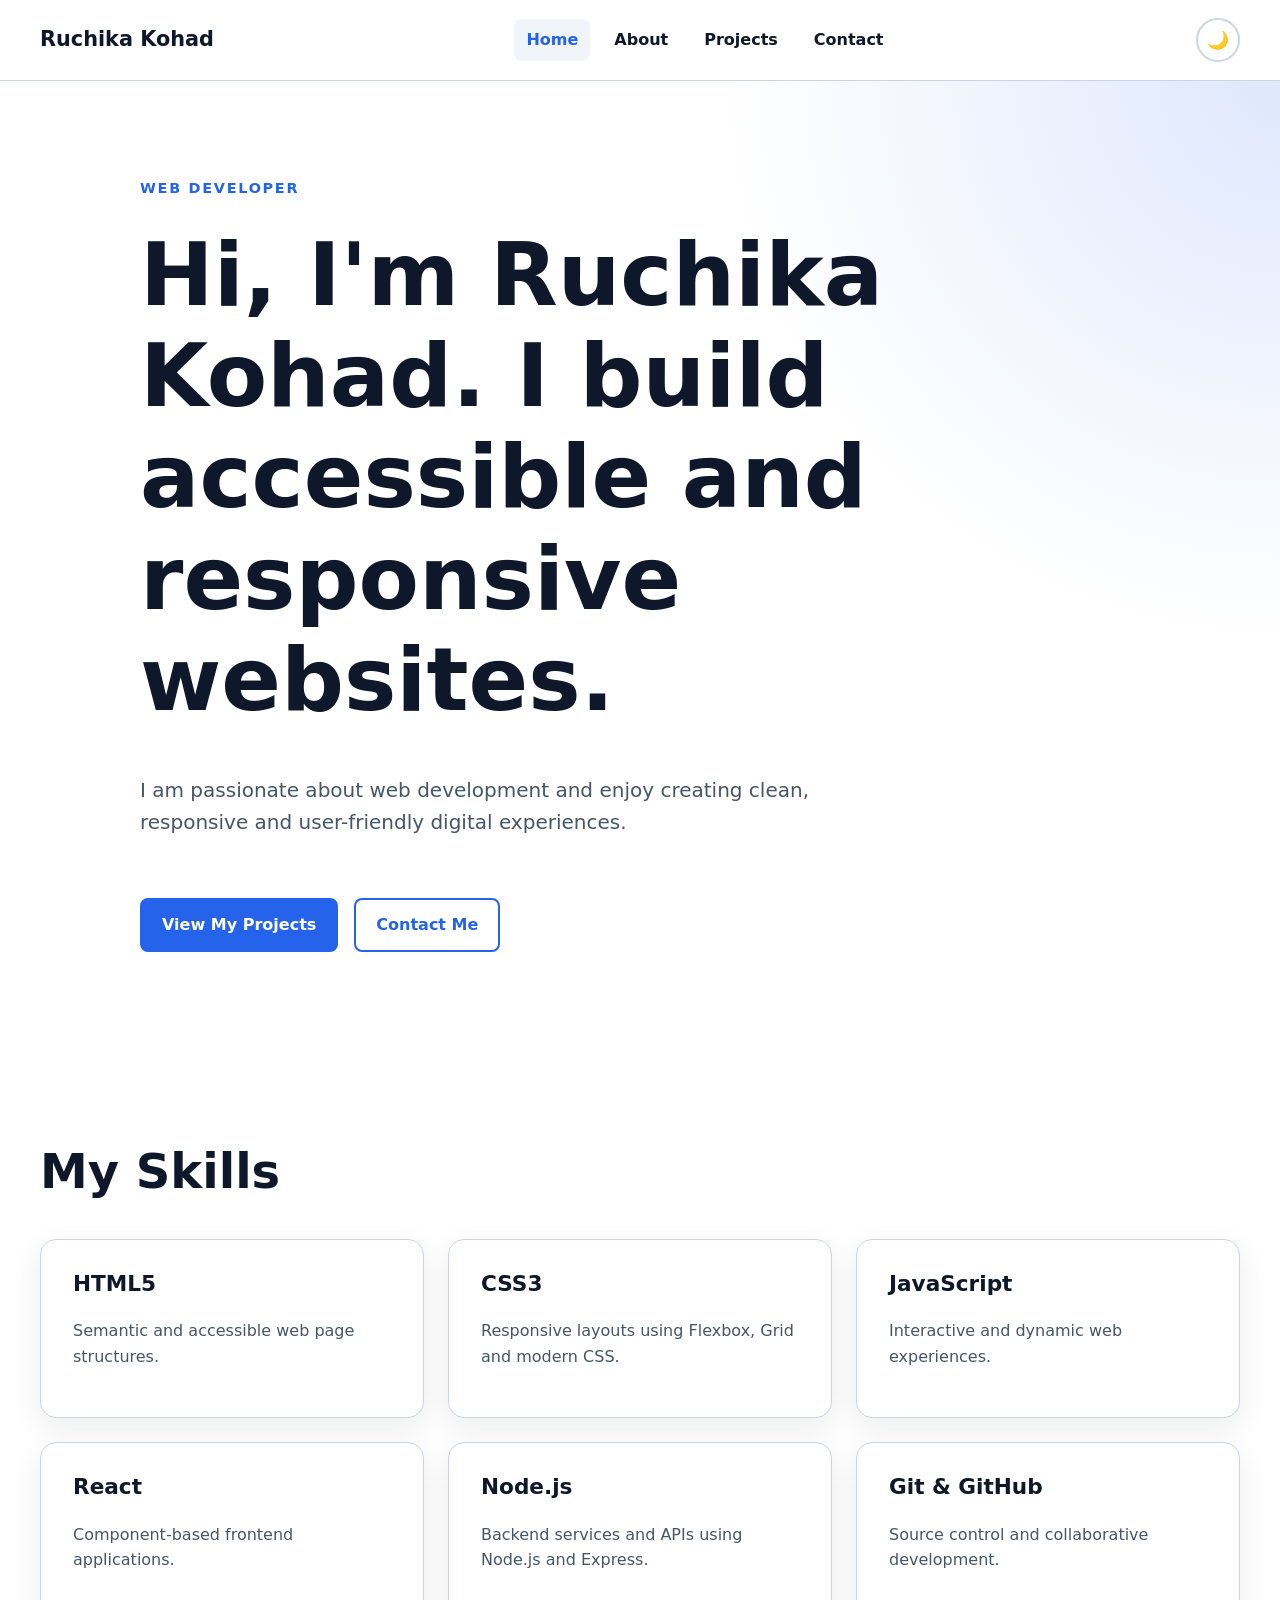
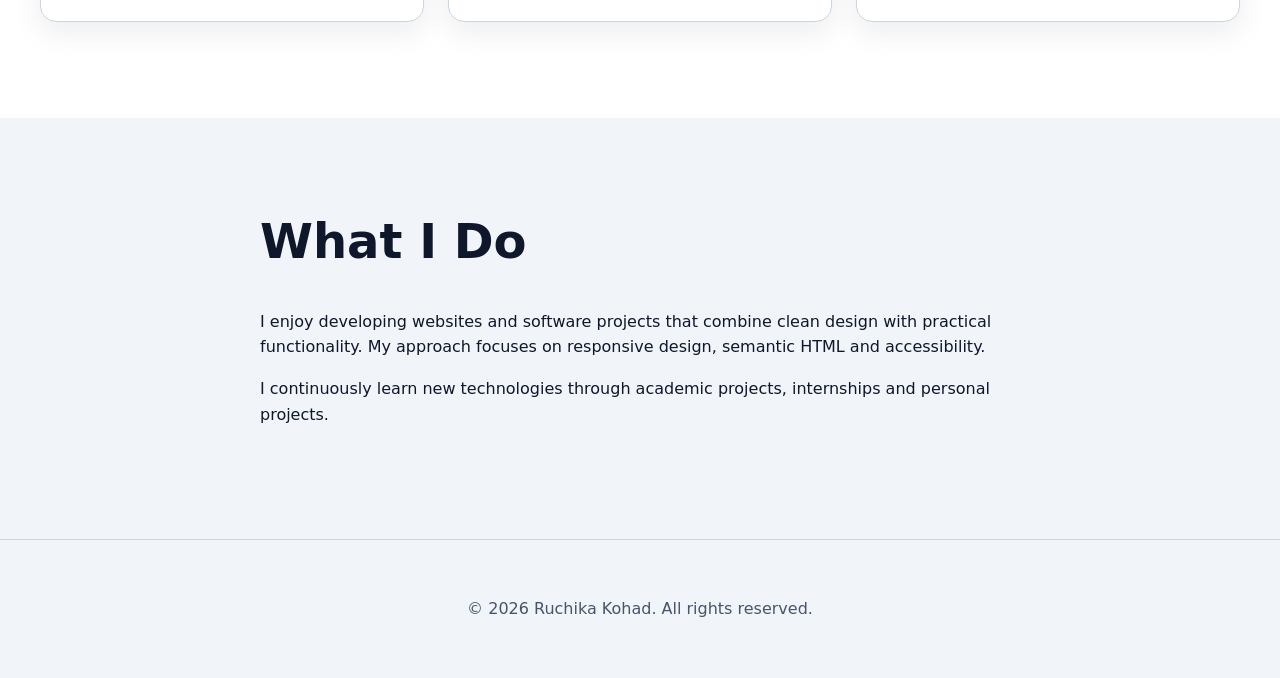
<file: index.html>
<!DOCTYPE html>
<html lang="en">
<head>
<meta charset="UTF-8">
<meta name="viewport" content="width=device-width, initial-scale=1.0">
<meta name="description" content="Ruchika Kohad's personal portfolio showcasing web development projects, technical skills, and accessible responsive websites.">
<meta name="author" content="Ruchika Kohad">
<meta name="robots" content="index, follow">
<link rel="canonical" href="https://RuchikaKohad3.github.io/InternTask2/">
<link rel="stylesheet" href="css/style.css">
<title>Ruchika Kohad | Web Developer Portfolio</title>
</head>
<body>
<a class="skip-link" href="#main-content">Skip to main content</a>
<header class="site-header">
<div class="container header-inner">
<a class="logo" href="index.html" aria-label="Ruchika Kohad Home">Ruchika Kohad</a>
<nav aria-label="Primary navigation"><ul class="nav-list">
<li><a href="index.html" aria-current="page">Home</a></li>
<li><a href="about.html">About</a></li>
<li><a href="projects.html">Projects</a></li>
<li><a href="contact.html">Contact</a></li>
</ul></nav>
<button class="theme-toggle" id="theme-toggle" type="button" aria-label="Switch to dark mode">🌙</button>
</div>
</header>
<main id="main-content">
<section class="hero" aria-labelledby="hero-title"><div class="container">
<p class="eyebrow">Web Developer</p>
<h1 id="hero-title">Hi, I'm Ruchika Kohad. I build accessible and responsive websites.</h1>
<p class="lead">I am passionate about web development and enjoy creating clean, responsive and user-friendly digital experiences.</p>
<div class="button-group"><a class="button" href="projects.html">View My Projects</a><a class="button button-secondary" href="contact.html">Contact Me</a></div>
</div></section>
<section class="section" aria-labelledby="skills-title"><div class="container">
<h2 id="skills-title">My Skills</h2>
<div class="card-grid">
<article class="card"><h3>HTML5</h3><p>Semantic and accessible web page structures.</p></article>
<article class="card"><h3>CSS3</h3><p>Responsive layouts using Flexbox, Grid and modern CSS.</p></article>
<article class="card"><h3>JavaScript</h3><p>Interactive and dynamic web experiences.</p></article>
<article class="card"><h3>React</h3><p>Component-based frontend applications.</p></article>
<article class="card"><h3>Node.js</h3><p>Backend services and APIs using Node.js and Express.</p></article>
<article class="card"><h3>Git &amp; GitHub</h3><p>Source control and collaborative development.</p></article>
</div></div></section>
<section class="section light-section" aria-labelledby="intro-title"><div class="container narrow">
<h2 id="intro-title">What I Do</h2>
<p>I enjoy developing websites and software projects that combine clean design with practical functionality. My approach focuses on responsive design, semantic HTML and accessibility.</p>
<p>I continuously learn new technologies through academic projects, internships and personal projects.</p>
</div></section>
</main>
<footer class="site-footer"><div class="container"><p>&copy; 2026 Ruchika Kohad. All rights reserved.</p></div></footer>
<script src="js/script.js"></script>
</body>
</html>
</file>
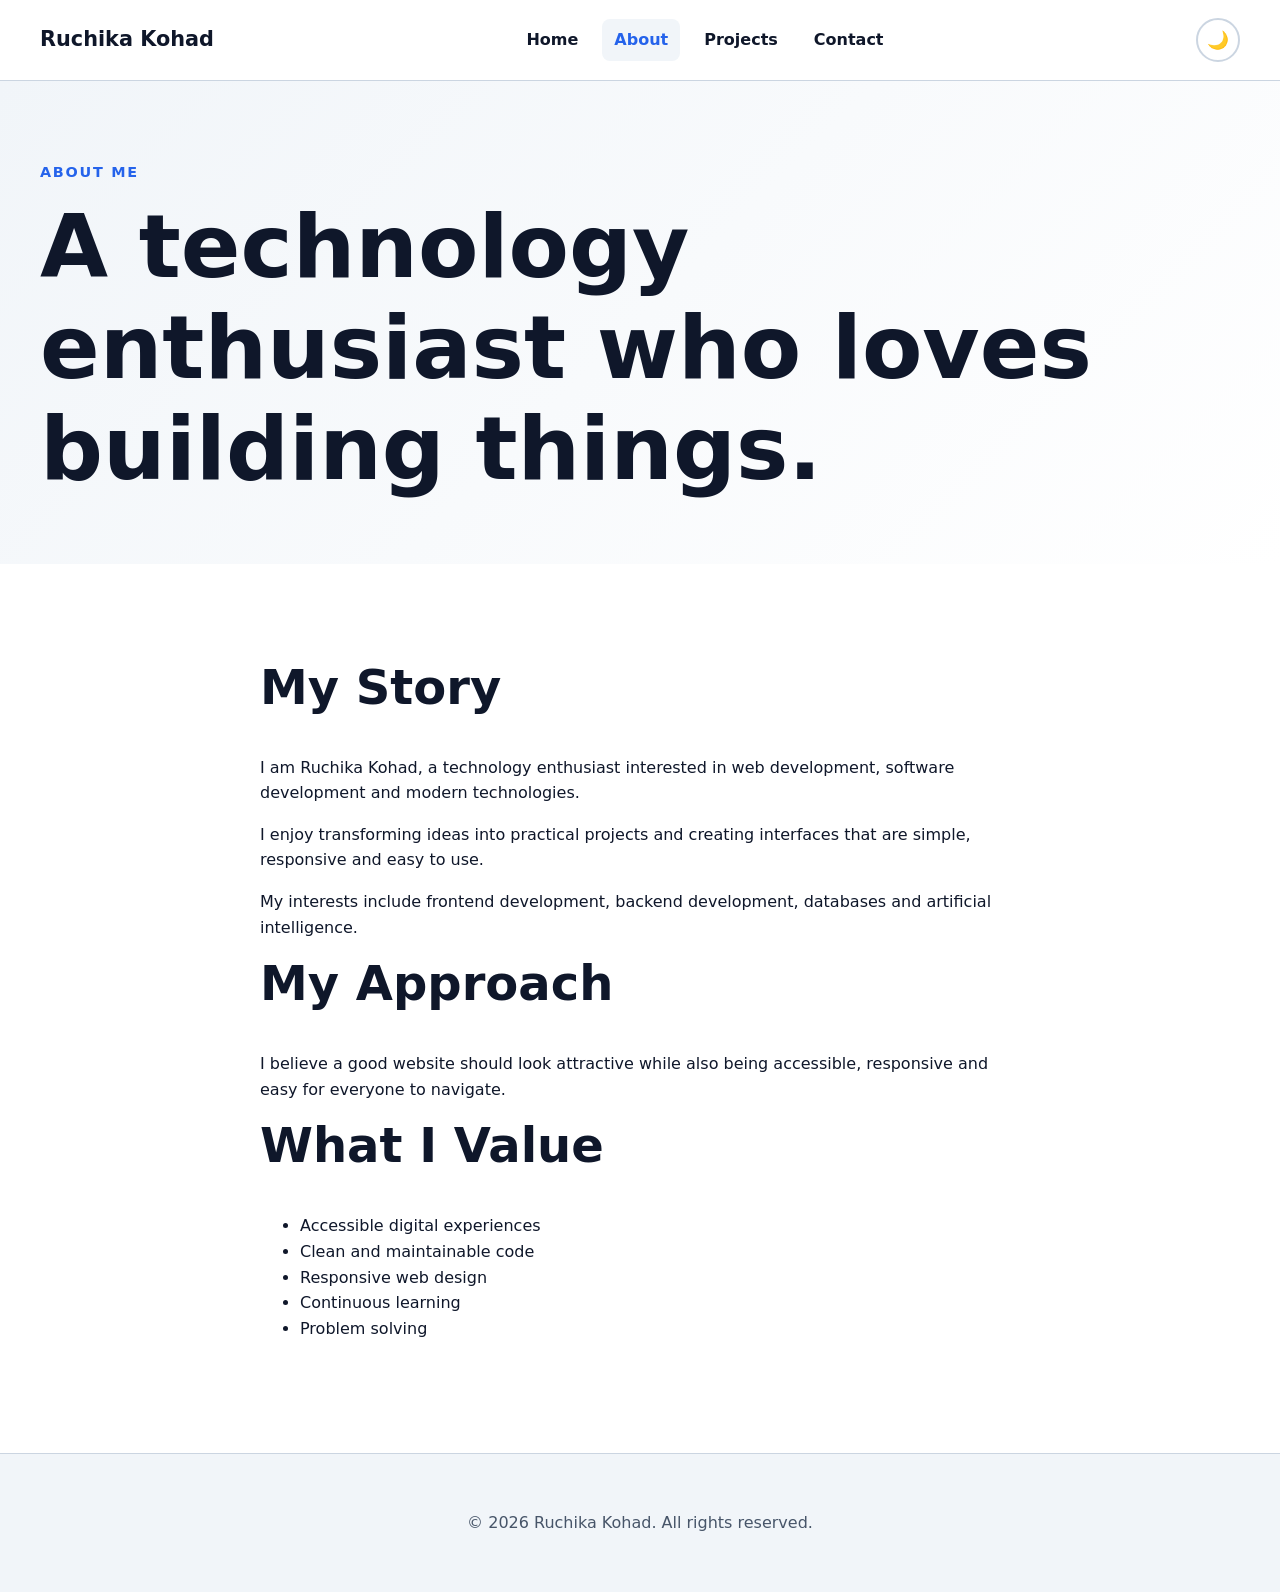
<file: about.html>
<!DOCTYPE html>
<html lang="en">
<head>
<meta charset="UTF-8"><meta name="viewport" content="width=device-width, initial-scale=1.0">
<meta name="description" content="Learn about Ruchika Kohad, her technical interests and approach to web development.">
<meta name="author" content="Ruchika Kohad"><meta name="robots" content="index, follow">
<link rel="canonical" href="https://RuchikaKohad3.github.io/InternTask2/about.html">
<link rel="stylesheet" href="css/style.css"><title>About Ruchika Kohad | Web Developer</title>
</head>
<body>
<a class="skip-link" href="#main-content">Skip to main content</a>
<header class="site-header"><div class="container header-inner">
<a class="logo" href="index.html" aria-label="Ruchika Kohad Home">Ruchika Kohad</a>
<nav aria-label="Primary navigation"><ul class="nav-list">
<li><a href="index.html">Home</a></li><li><a href="about.html" aria-current="page">About</a></li>
<li><a href="projects.html">Projects</a></li><li><a href="contact.html">Contact</a></li>
</ul></nav>
<button class="theme-toggle" id="theme-toggle" type="button" aria-label="Switch to dark mode">🌙</button>
</div></header>
<main id="main-content">
<section class="page-heading" aria-labelledby="page-title"><div class="container"><p class="eyebrow">About Me</p><h1 id="page-title">A technology enthusiast who loves building things.</h1></div></section>
<section class="section" aria-labelledby="story-title"><div class="container narrow">
<h2 id="story-title">My Story</h2>
<p>I am Ruchika Kohad, a technology enthusiast interested in web development, software development and modern technologies.</p>
<p>I enjoy transforming ideas into practical projects and creating interfaces that are simple, responsive and easy to use.</p>
<p>My interests include frontend development, backend development, databases and artificial intelligence.</p>
<h2>My Approach</h2><p>I believe a good website should look attractive while also being accessible, responsive and easy for everyone to navigate.</p>
<h2>What I Value</h2><ul class="value-list"><li>Accessible digital experiences</li><li>Clean and maintainable code</li><li>Responsive web design</li><li>Continuous learning</li><li>Problem solving</li></ul>
</div></section>
</main>
<footer class="site-footer"><div class="container"><p>&copy; 2026 Ruchika Kohad. All rights reserved.</p></div></footer>
<script src="js/script.js"></script>
</body></html>
</file>
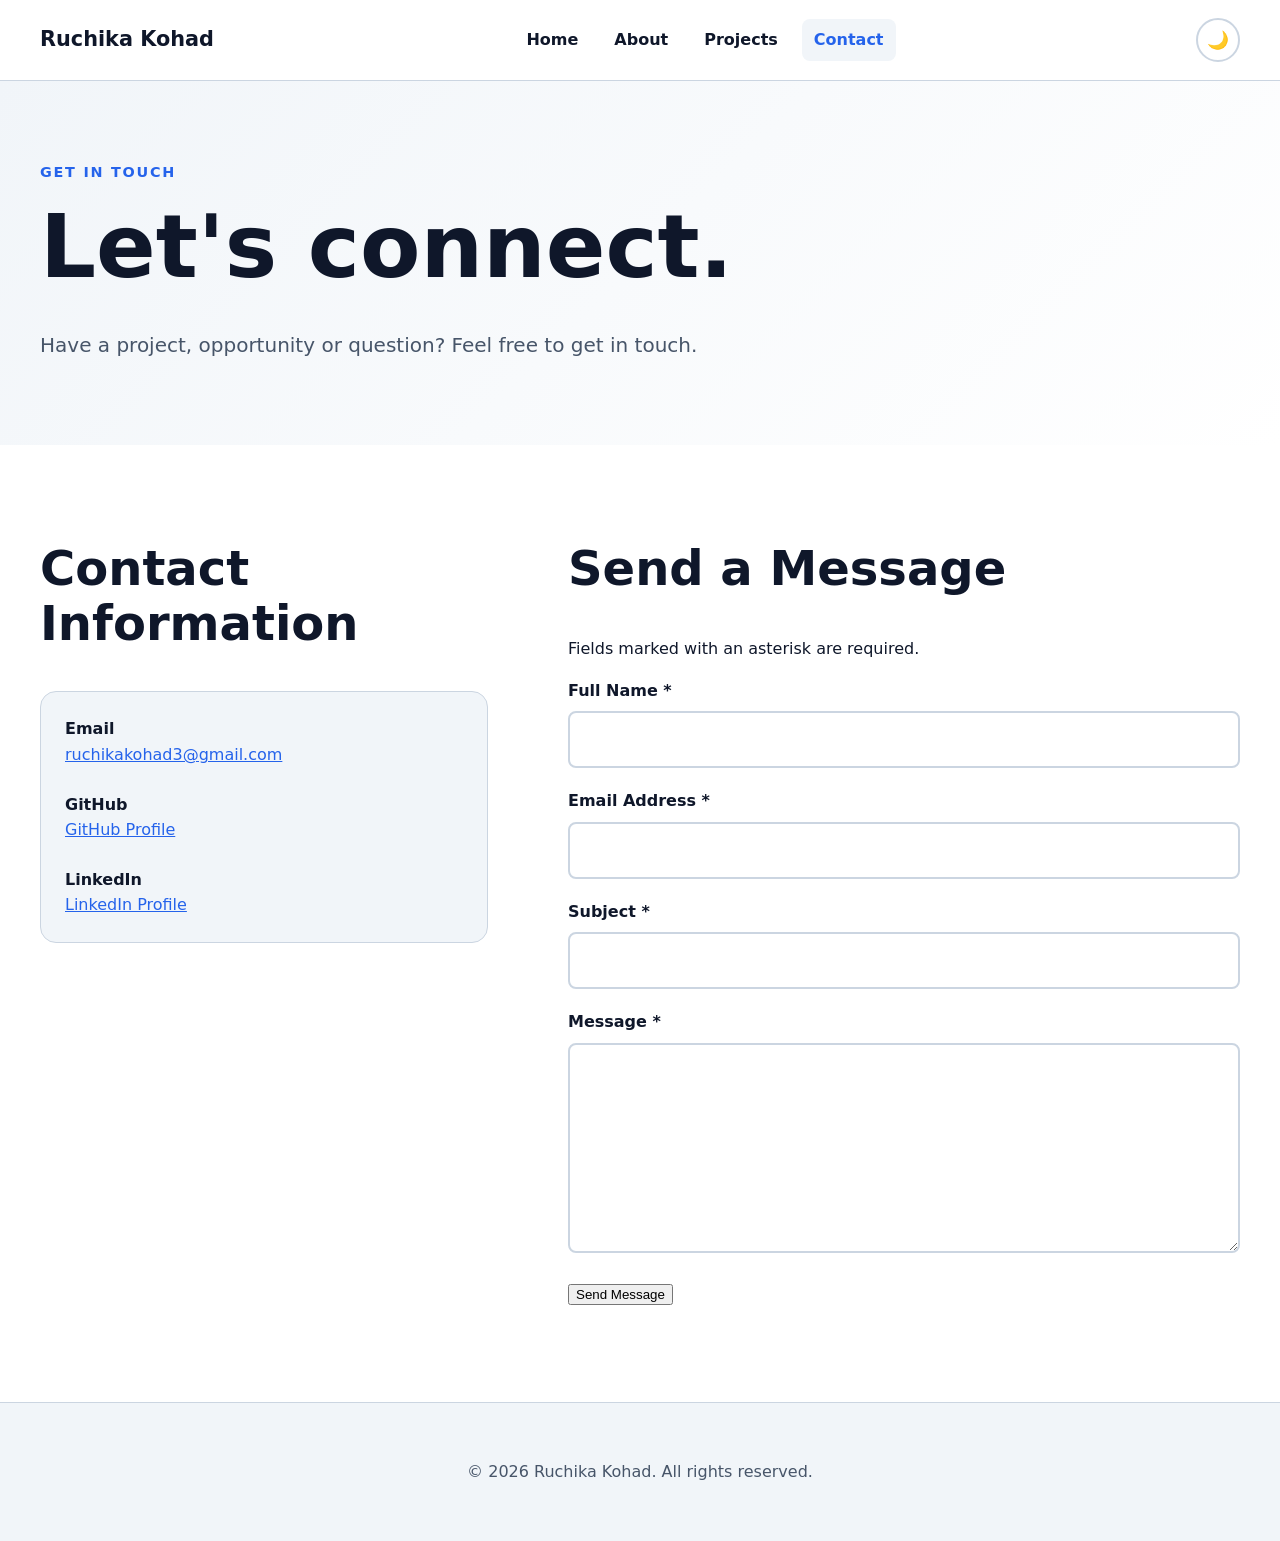
<file: contact.html>
<!DOCTYPE html>
<html lang="en">
<head>
<meta charset="UTF-8"><meta name="viewport" content="width=device-width, initial-scale=1.0">
<meta name="description" content="Contact Ruchika Kohad for web development and software development opportunities.">
<meta name="author" content="Ruchika Kohad"><meta name="robots" content="index, follow">
<link rel="canonical" href="https://RuchikaKohad3.github.io/InternTask2/contact.html">
<link rel="stylesheet" href="css/style.css"><title>Contact | Ruchika Kohad</title>
</head>
<body>
<a class="skip-link" href="#main-content">Skip to main content</a>
<header class="site-header"><div class="container header-inner">
<a class="logo" href="index.html" aria-label="Ruchika Kohad Home">Ruchika Kohad</a>
<nav aria-label="Primary navigation"><ul class="nav-list">
<li><a href="index.html">Home</a></li><li><a href="about.html">About</a></li>
<li><a href="projects.html">Projects</a></li><li><a href="contact.html" aria-current="page">Contact</a></li>
</ul></nav>
<button class="theme-toggle" id="theme-toggle" type="button" aria-label="Switch to dark mode">🌙</button>
</div></header>
<main id="main-content">
<section class="page-heading" aria-labelledby="page-title"><div class="container"><p class="eyebrow">Get In Touch</p><h1 id="page-title">Let's connect.</h1><p class="lead">Have a project, opportunity or question? Feel free to get in touch.</p></div></section>
<section class="section" aria-labelledby="contact-title"><div class="container contact-layout">
<div><h2 id="contact-title">Contact Information</h2><address class="contact-info">
<p><strong>Email</strong><br><a href="mailto:ruchikakohad3@gmail.com">ruchikakohad3@gmail.com</a></p>
<p><strong>GitHub</strong><br><a href="https://github.com/" target="_blank" rel="noopener noreferrer">GitHub Profile</a></p>
<p><strong>LinkedIn</strong><br><a href="https://www.linkedin.com/" target="_blank" rel="noopener noreferrer">LinkedIn Profile</a></p>
</address></div>
<div><h2>Send a Message</h2><p id="form-help">Fields marked with an asterisk are required.</p>
<form action="#" method="post" aria-describedby="form-help">
<div class="form-group"><label for="name">Full Name <span aria-hidden="true">*</span></label><input id="name" name="name" type="text" autocomplete="name" required aria-required="true"></div>
<div class="form-group"><label for="email">Email Address <span aria-hidden="true">*</span></label><input id="email" name="email" type="email" autocomplete="email" required aria-required="true"></div>
<div class="form-group"><label for="subject">Subject <span aria-hidden="true">*</span></label><input id="subject" name="subject" type="text" required aria-required="true"></div>
<div class="form-group"><label for="message">Message <span aria-hidden="true">*</span></label><textarea id="message" name="message" rows="7" required aria-required("true"></textarea></div>
<button class("button") type("submit")>Send Message</button>
</form></div>
</div></section>
</main>
<footer class="site-footer"><div class="container"><p>&copy; 2026 Ruchika Kohad. All rights reserved.</p></div></footer>
<script src="js/script.js"></script>
</body></html>
</file>
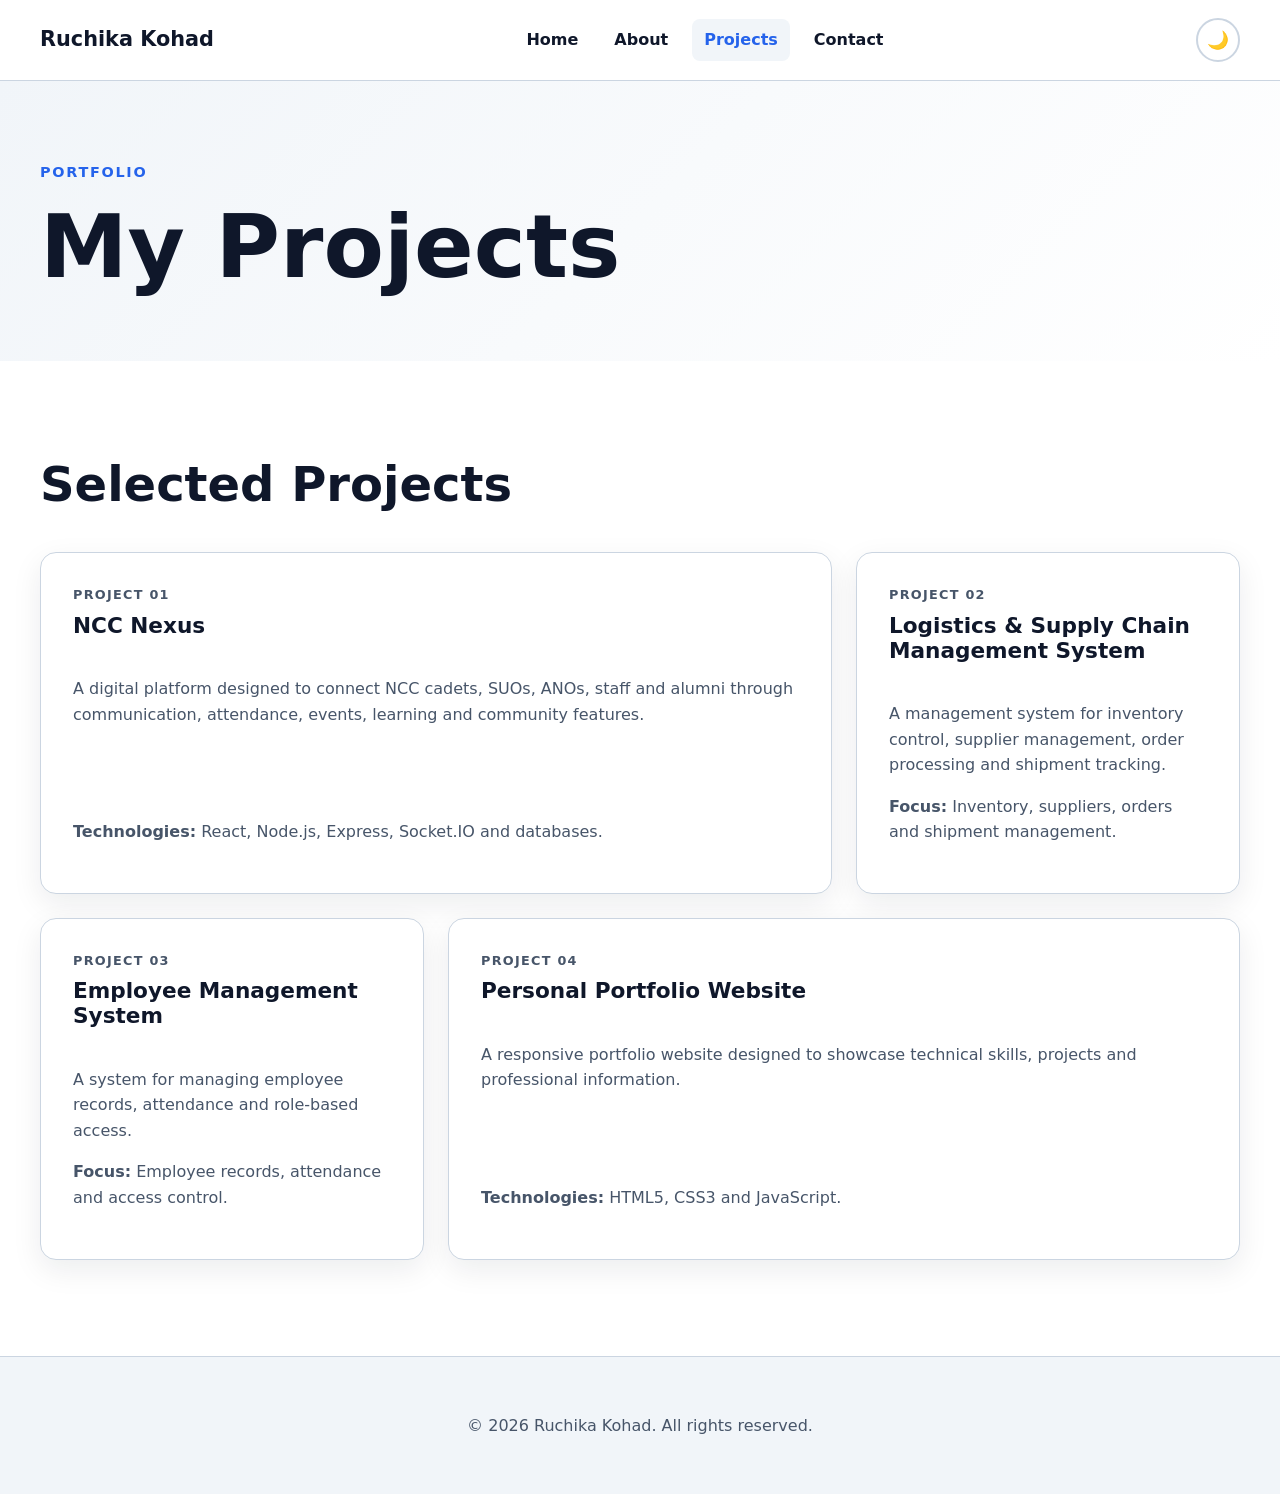
<file: projects.html>
<!DOCTYPE html>
<html lang="en">
<head>
<meta charset="UTF-8"><meta name="viewport" content="width=device-width, initial-scale=1.0">
<meta name="description" content="Explore Ruchika Kohad's web development and software projects.">
<meta name="author" content="Ruchika Kohad"><meta name="robots" content="index, follow">
<link rel="canonical" href="https://RuchikaKohad3.github.io/InternTask2/projects.html">
<link rel="stylesheet" href="css/style.css"><title>Projects | Ruchika Kohad</title>
</head>
<body>
<a class="skip-link" href="#main-content">Skip to main content</a>
<header class="site-header"><div class="container header-inner">
<a class="logo" href="index.html" aria-label="Ruchika Kohad Home">Ruchika Kohad</a>
<nav aria-label="Primary navigation"><ul class="nav-list">
<li><a href="index.html">Home</a></li><li><a href="about.html">About</a></li>
<li><a href="projects.html" aria-current="page">Projects</a></li><li><a href="contact.html">Contact</a></li>
</ul></nav>
<button class="theme-toggle" id="theme-toggle" type="button" aria-label="Switch to dark mode">🌙</button>
</div></header>
<main id="main-content">
<section class="page-heading" aria-labelledby="page-title"><div class="container"><p class="eyebrow">Portfolio</p><h1 id="page-title">My Projects</h1></div></section>
<section class="section" aria-labelledby="projects-title"><div class="container"><h2 id="projects-title">Selected Projects</h2>
<div class="card-grid">
<article class="card project-card"><p class="project-number">Project 01</p><h3>NCC Nexus</h3><p>A digital platform designed to connect NCC cadets, SUOs, ANOs, staff and alumni through communication, attendance, events, learning and community features.</p><p><strong>Technologies:</strong> React, Node.js, Express, Socket.IO and databases.</p></article>
<article class="card project-card"><p class="project-number">Project 02</p><h3>Logistics &amp; Supply Chain Management System</h3><p>A management system for inventory control, supplier management, order processing and shipment tracking.</p><p><strong>Focus:</strong> Inventory, suppliers, orders and shipment management.</p></article>
<article class="card project-card"><p class="project-number">Project 03</p><h3>Employee Management System</h3><p>A system for managing employee records, attendance and role-based access.</p><p><strong>Focus:</strong> Employee records, attendance and access control.</p></article>
<article class="card project-card"><p class="project-number">Project 04</p><h3>Personal Portfolio Website</h3><p>A responsive portfolio website designed to showcase technical skills, projects and professional information.</p><p><strong>Technologies:</strong> HTML5, CSS3 and JavaScript.</p></article>
</div></div></section>
</main>
<footer class="site-footer"><div class="container"><p>&copy; 2026 Ruchika Kohad. All rights reserved.</p></div></footer>
<script src="js/script.js"></script>
</body></html>
</file>
<file: css/style.css>
/* TASK 2: Advanced CSS3 & Responsive Architecture */

:root {
    --bg-primary:#fff; --bg-secondary:#f1f5f9; --bg-card:#fff;
    --text-primary:#0f172a; --text-secondary:#475569;
    --accent:#2563eb; --accent-hover:#1d4ed8; --border:#cbd5e1;
    --header-bg:rgba(255,255,255,.92);
    --shadow:0 10px 30px rgba(15,23,42,.08);
    --radius-small:.5rem; --radius-medium:1rem;
    --container-width:1200px; --transition:.3s ease;
}
[data-theme="dark"] {
    --bg-primary:#0f172a; --bg-secondary:#1e293b; --bg-card:#1e293b;
    --text-primary:#f8fafc; --text-secondary:#cbd5e1;
    --accent:#60a5fa; --accent-hover:#93c5fd; --border:#334155;
    --header-bg:rgba(15,23,42,.92); --shadow:0 10px 30px rgba(0,0,0,.3);
}
*,*::before,*::after{box-sizing:border-box}
html{scroll-behavior:smooth}
body{margin:0;background:var(--bg-primary);color:var(--text-primary);font-family:system-ui,-apple-system,BlinkMacSystemFont,"Segoe UI",sans-serif;line-height:1.6;transition:background var(--transition),color var(--transition)}
img{max-width:100%;height:auto;display:block}
a{color:var(--accent);transition:color var(--transition)}
a:hover{color:var(--accent-hover)}
.skip-link{position:absolute;left:1rem;top:-100px;z-index:9999;padding:.75rem 1rem;background:var(--text-primary);color:var(--bg-primary);border-radius:var(--radius-small);text-decoration:none}
.skip-link:focus{top:1rem}
:focus-visible{outline:3px solid #f59e0b;outline-offset:4px}
.container{width:min(calc(100% - 2rem),var(--container-width));margin-inline:auto}
.narrow{max-width:760px}
.site-header{position:sticky;top:0;z-index:1000;background:var(--header-bg);backdrop-filter:blur(12px);border-bottom:1px solid var(--border)}
.header-inner{min-height:72px;display:flex;flex-direction:column;align-items:center;justify-content:center;gap:.75rem}
.logo{color:var(--text-primary);font-size:1.3rem;font-weight:800;text-decoration:none}
.nav-list{display:flex;flex-wrap:wrap;align-items:center;justify-content:center;gap:.5rem;margin:0;padding:0;list-style:none}
.nav-list a{display:inline-flex;align-items:center;padding:.5rem .75rem;color:var(--text-primary);font-weight:650;text-decoration:none;border-radius:var(--radius-small);transition:background var(--transition),color var(--transition)}
.nav-list a:hover,.nav-list a[aria-current="page"]{background:var(--bg-secondary);color:var(--accent)}
.theme-toggle{min-width:44px;min-height:44px;border:2px solid var(--border);border-radius:50%;background:var(--bg-card);color:var(--text-primary);font-size:1.1rem;cursor:pointer;transition:transform var(--transition),background var(--transition)}
.theme-toggle:hover{transform:scale(1.08)}
.hero{min-height:80vh;display:grid;place-items:center;padding:5rem 0;background:radial-gradient(circle at top right,rgba(37,99,235,.15),transparent 35%),var(--bg-primary)}
.hero .container{display:grid;gap:1.5rem}
.eyebrow{margin:0;color:var(--accent);font-size:.9rem;font-weight:800;letter-spacing:.12em;text-transform:uppercase}
h1,h2,h3{line-height:1.15;color:var(--text-primary)}
h1{margin:0;font-size:clamp(2.5rem,9vw,5.5rem)}
h2{margin-top:0;font-size:clamp(1.8rem,5vw,3rem)}
h3{font-size:1.35rem}
.lead{max-width:720px;color:var(--text-secondary);font-size:clamp(1rem,2vw,1.25rem)}
.button-group{display:flex;flex-wrap:wrap;gap:1rem;margin-top:1rem}
.button{display:inline-flex;align-items:center;justify-content:center;min-height:48px;padding:.75rem 1.25rem;border:2px solid var(--accent);border-radius:var(--radius-small);background:var(--accent);color:#fff;font-weight:750;text-decoration:none;cursor:pointer;transition:transform var(--transition),background var(--transition),box-shadow var(--transition)}
.button:hover{background:var(--accent-hover);color:#fff;transform:translateY(-2px);box-shadow:0 8px 20px rgba(37,99,235,.25)}
.button-secondary{background:transparent;color:var(--accent)}
.button-secondary:hover{background:var(--accent);color:#fff}
.page-heading{padding:5rem 0 4rem;background:linear-gradient(135deg,var(--bg-secondary),var(--bg-primary))}
.page-heading .container{display:grid;gap:.75rem}
.section{padding:5rem 0}
.light-section{background:var(--bg-secondary)}
.card-grid{display:grid;grid-template-columns:1fr;gap:1.5rem}
.card{position:relative;padding:1.75rem;background:var(--bg-card);border:1px solid var(--border);border-radius:var(--radius-medium);box-shadow:var(--shadow);transition:transform var(--transition),box-shadow var(--transition),border-color var(--transition)}
.card:hover{transform:translateY(-6px);border-color:var(--accent);box-shadow:0 20px 40px rgba(15,23,42,.12)}
.card h3{margin-top:0}.card p{color:var(--text-secondary)}
.project-card{display:flex;flex-direction:column;min-height:100%}
.project-card p:last-child{margin-top:auto}
.project-number{margin:0 0 .5rem;color:var(--accent);font-size:.8rem;font-weight:800;letter-spacing:.1em;text-transform:uppercase}
.contact-layout{display:grid;grid-template-columns:1fr;gap:3rem}
.contact-info{padding:1.5rem;background:var(--bg-secondary);border:1px solid var(--border);border-radius:var(--radius-medium);font-style:normal}
.contact-info p{margin:0 0 1.5rem}.contact-info p:last-child{margin-bottom:0}
.form-group{margin-bottom:1.25rem}
label{display:block;margin-bottom:.5rem;color:var(--text-primary);font-weight:700}
input,textarea{width:100%;padding:.85rem 1rem;border:2px solid var(--border);border-radius:var(--radius-small);background:var(--bg-primary);color:var(--text-primary);font:inherit;transition:border-color var(--transition),box-shadow var(--transition)}
input:focus,textarea:focus{border-color:var(--accent);box-shadow:0 0 0 3px rgba(37,99,235,.15);outline:none}
textarea{min-height:160px;resize:vertical}
.site-footer{padding:2.5rem 0;border-top:1px solid var(--border);background:var(--bg-secondary);color:var(--text-secondary);text-align:center}
@media (min-width:600px){
.container{width:min(calc(100% - 3rem),var(--container-width))}
.header-inner{flex-direction:row;justify-content:space-between;min-height:80px}
.nav-list{gap:.75rem}
.card-grid{grid-template-columns:repeat(2,1fr)}
.contact-layout{grid-template-columns:.8fr 1.2fr;align-items:start}
}
@media (min-width:900px){
.container{width:min(calc(100% - 4rem),var(--container-width))}
.hero{min-height:85vh;padding:6rem 0}.hero .container{max-width:1000px}
.card-grid{grid-template-columns:repeat(3,1fr)}
.project-card:first-child{grid-column:span 2}
.project-card:nth-child(4){grid-column:span 2}
.contact-layout{gap:5rem}
}
@media (min-width:1200px){
.section{padding:6rem 0}.card{padding:2rem}.hero h1{max-width:950px}
}
@media (prefers-reduced-motion:reduce){
html{scroll-behavior:auto}
*,*::before,*::after{animation-duration:.01ms!important;animation-iteration-count:1!important;transition-duration:.01ms!important}
}
</file>
